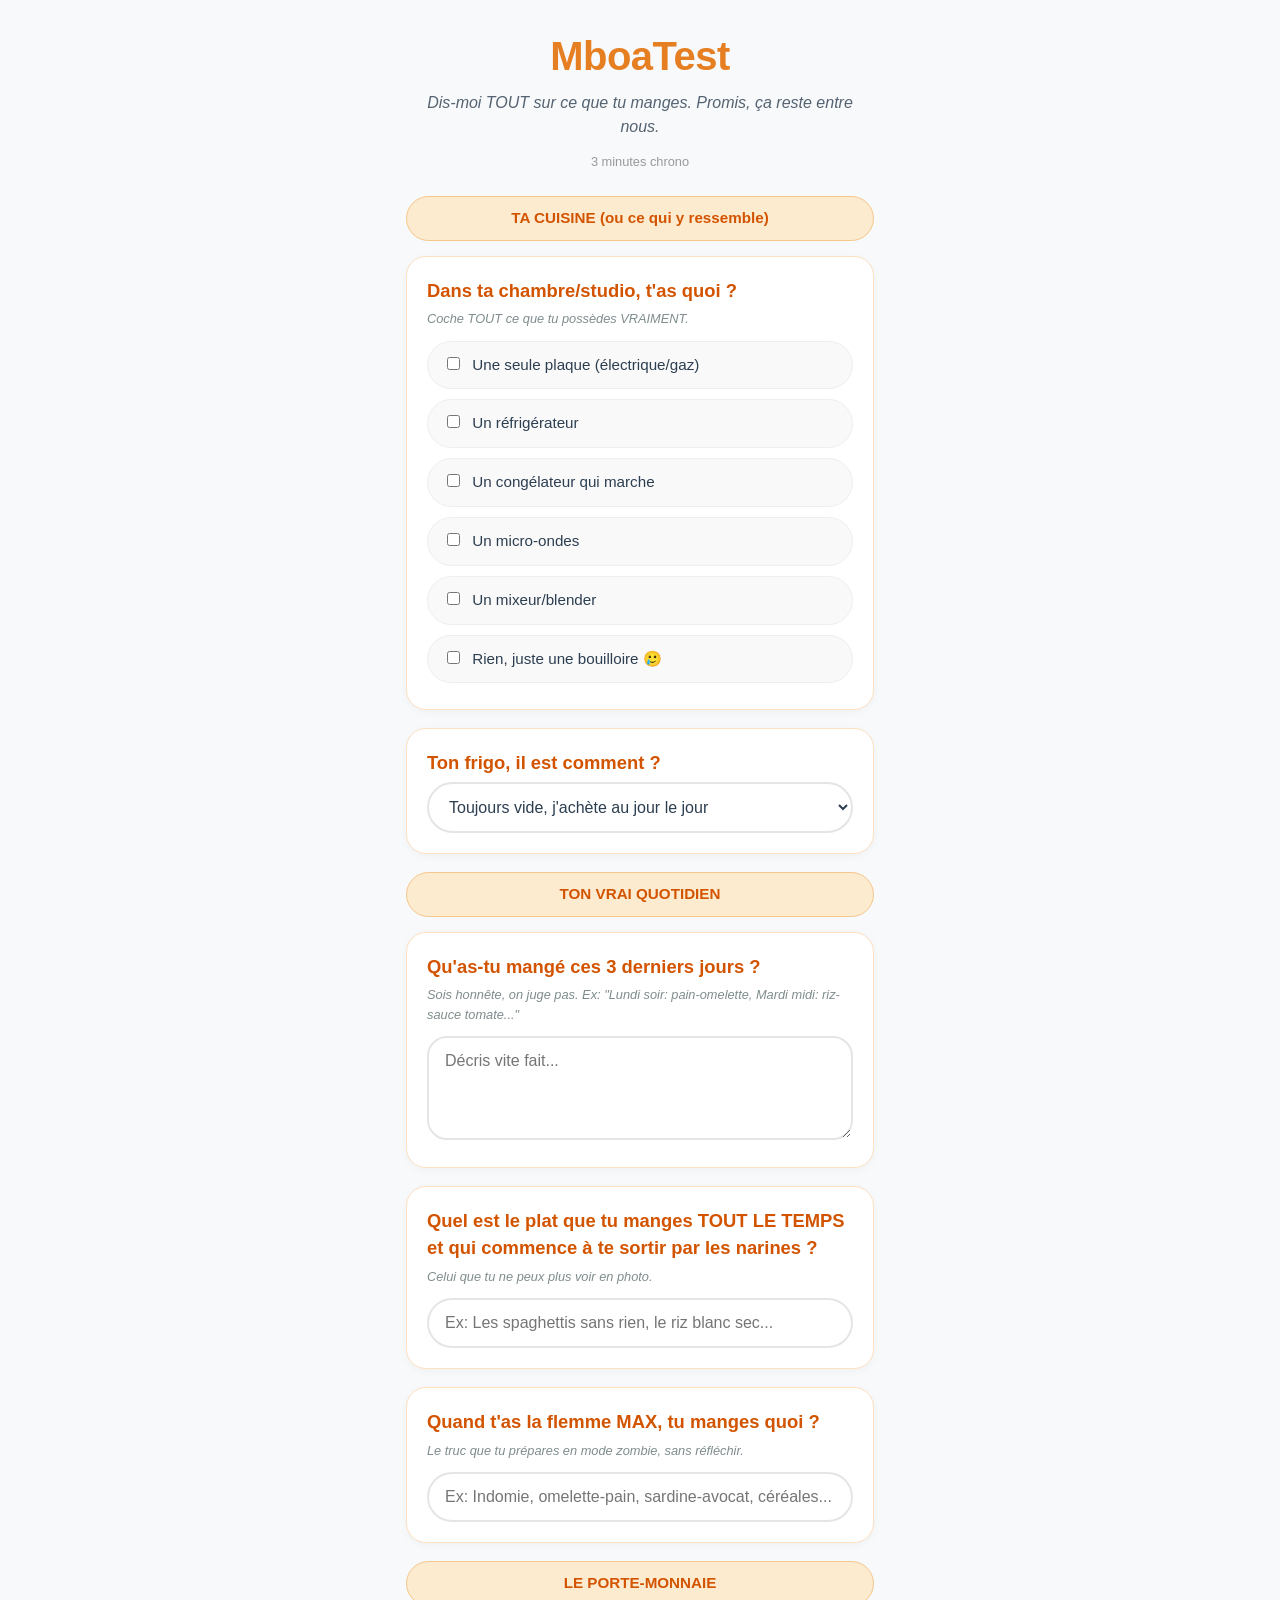
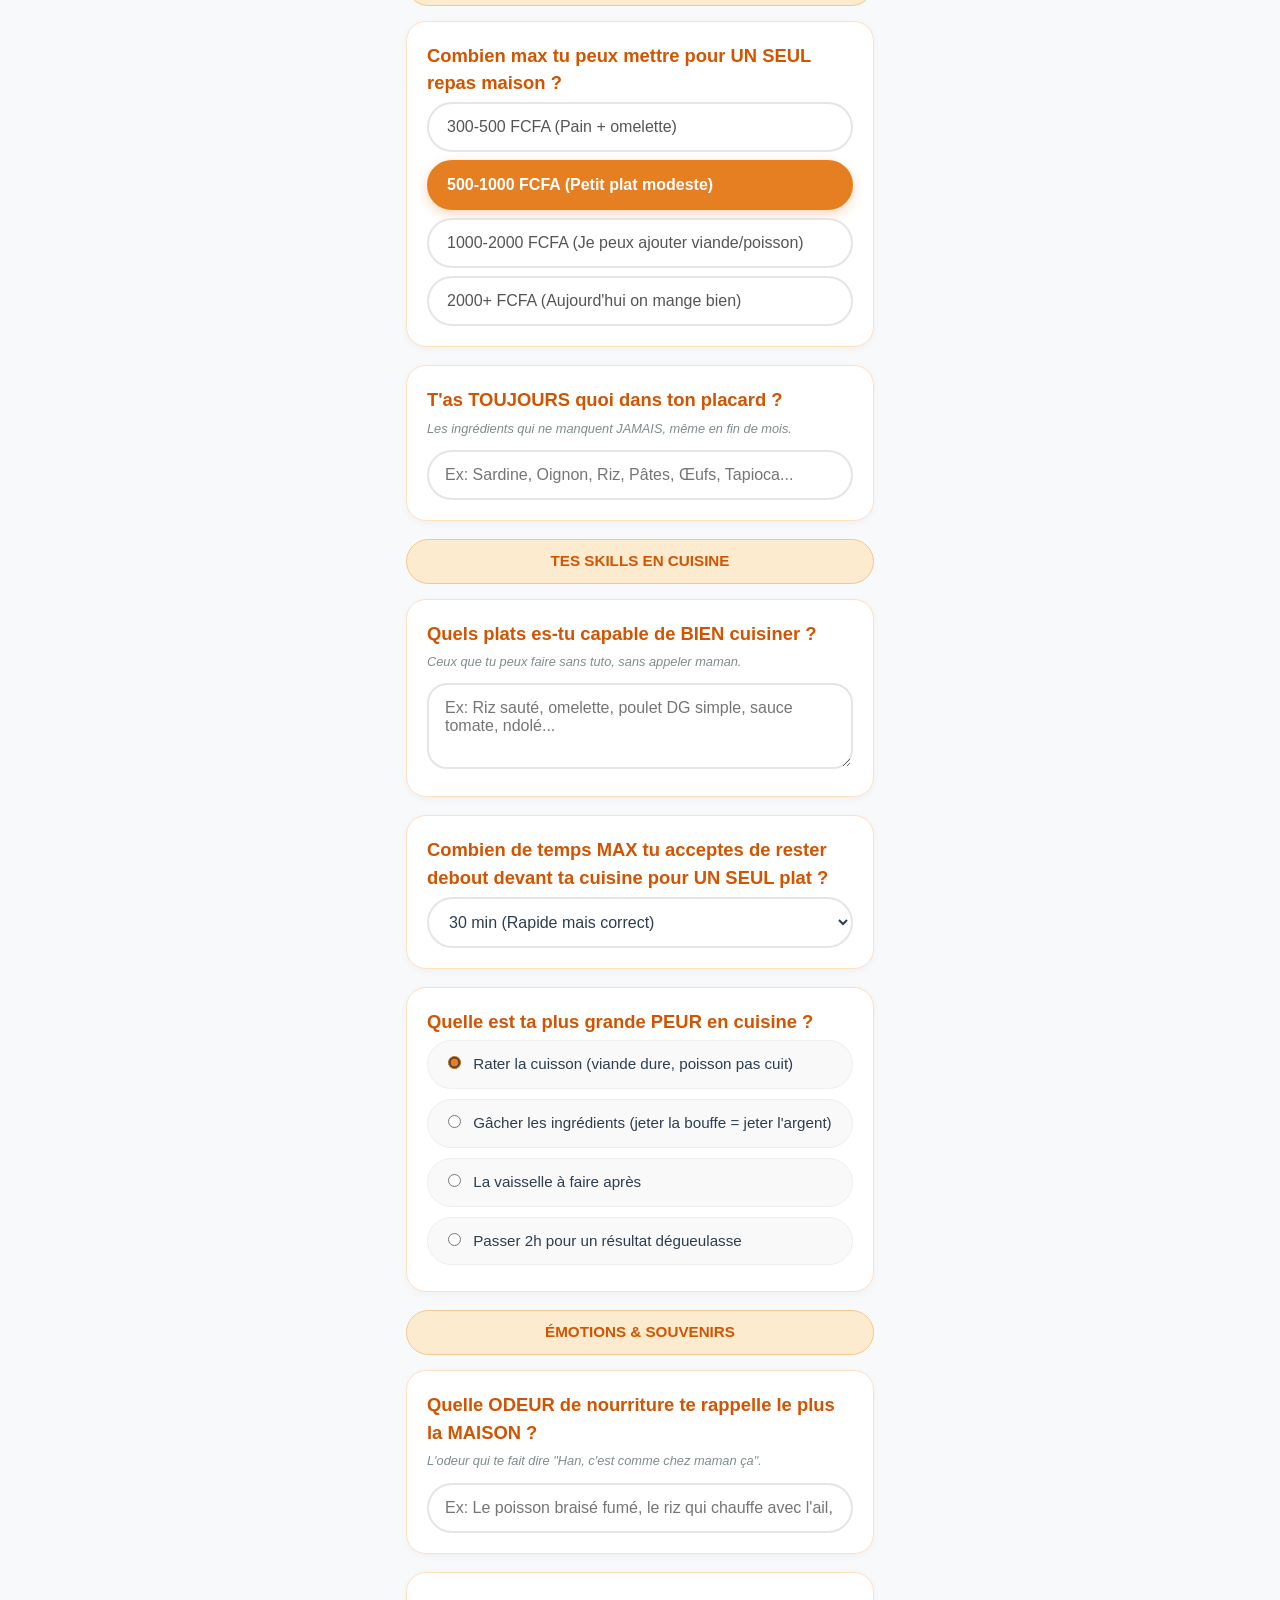
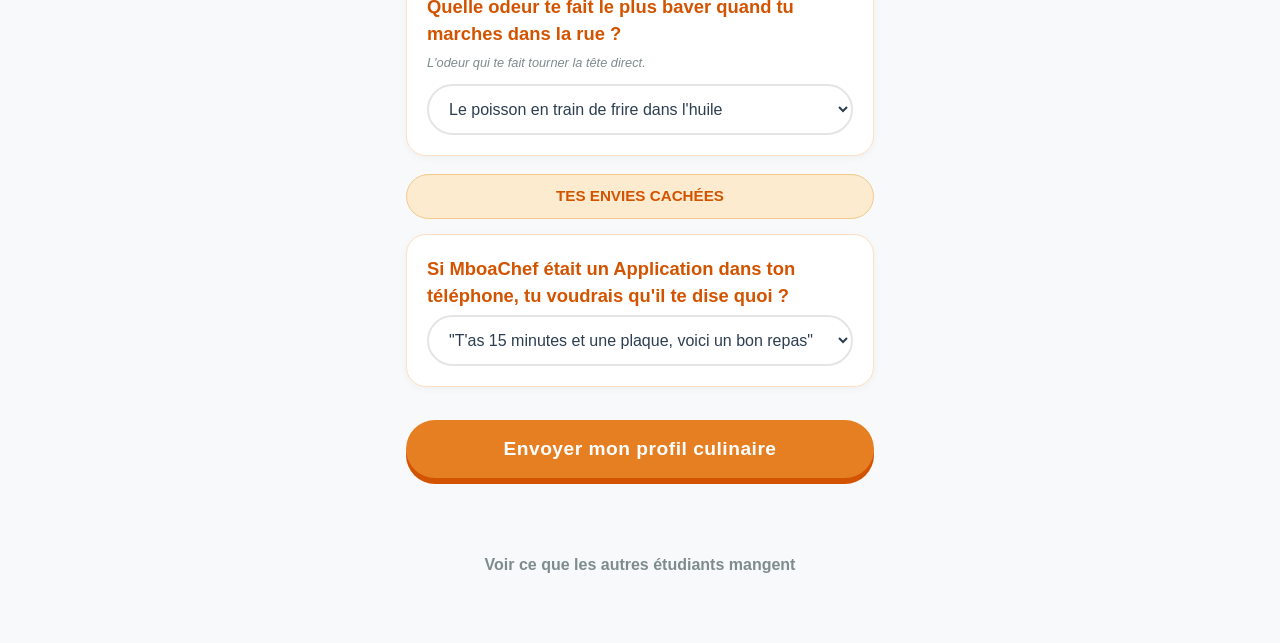
<file: index.html>
<!DOCTYPE html>
<html lang="fr">
<head>
    <meta charset="UTF-8">
    <meta name="viewport" content="width=device-width, initial-scale=1.0, maximum-scale=1.0, user-scalable=yes">
    <link rel="shortcut icon" href="https://tse3.mm.bing.net/th/id/OIP.uVaGIX01ECZDLyDYIcI10QAAAA?w=390&h=280&rs=1&pid=ImgDetMain&o=7&rm=3" type="image/x-icon">
    <title> MboaTest - Profil Culinaire Étudiant</title>
    <link rel="stylesheet" href="/Frontend/style.css">
</head>
<body>
    <div class="app-container">
        <header>
            <h1>MboaTest</h1>
            <p class="subtitle">Dis-moi TOUT sur ce que tu manges. Promis, ça reste entre nous.</p>
            <p style="font-size: 0.8rem; color: #999;">3 minutes chrono</p>
        </header>

        <form id="sondage-form">

            <!-- SECTION 1 : LOGISTIQUE -->
            <div class="section-title"> TA CUISINE (ou ce qui y ressemble)</div>

            <div class="card">
                <h2>Dans ta chambre/studio, t'as quoi ?</h2>
                <p class="question-hint">Coche TOUT ce que tu possèdes VRAIMENT.</p>
                <div class="checkbox-group" id="equipement-group">
                    <label class="btn-checkbox"><input type="checkbox" name="equipement" value="plaque_unique"> Une seule plaque (électrique/gaz)</label>
                    <label class="btn-checkbox"><input type="checkbox" name="equipement" value="frigo"> Un réfrigérateur</label>
                    <label class="btn-checkbox"><input type="checkbox" name="equipement" value="congelateur"> Un congélateur qui marche</label>
                    <label class="btn-checkbox"><input type="checkbox" name="equipement" value="micro_ondes"> Un micro-ondes</label>
                    <label class="btn-checkbox"><input type="checkbox" name="equipement" value="mixeur"> Un mixeur/blender</label>
                    <label class="btn-checkbox"><input type="checkbox" name="equipement" value="rien"> Rien, juste une bouilloire 🥲</label>
                </div>
            </div>

            <div class="card">
                <h2>Ton frigo, il est comment ?</h2>
                <select id="frigo-vide" class="select-big">
                    <option value="1">Toujours plein, je gère</option>
                    <option value="2">Vide à partir de Jeudi</option>
                    <option value="3" selected>Toujours vide, j'achète au jour le jour</option>
                    <option value="4">J'ai pas de frigo du tout</option>
                </select>
            </div>

            <!-- SECTION 2 : LE RÉEL -->
            <div class="section-title"> TON VRAI QUOTIDIEN</div>

            <div class="card">
                <h2>Qu'as-tu mangé ces 3 derniers jours ?</h2>
                <p class="question-hint">Sois honnête, on juge pas. Ex: "Lundi soir: pain-omelette, Mardi midi: riz-sauce tomate..."</p>
                <textarea id="repas-3-jours" class="text-input-big textarea-big" rows="4" placeholder="Décris vite fait..."></textarea>
            </div>

            <div class="card">
                <h2>Quel est le plat que tu manges TOUT LE TEMPS et qui commence à te sortir par les narines ?</h2>
                <p class="question-hint">Celui que tu ne peux plus voir en photo.</p>
                <input type="text" id="plat-saoulant" class="text-input-big" placeholder="Ex: Les spaghettis sans rien, le riz blanc sec...">
            </div>

            <div class="card">
                <h2>Quand t'as la flemme MAX, tu manges quoi ?</h2>
                <p class="question-hint">Le truc que tu prépares en mode zombie, sans réfléchir.</p>
                <input type="text" id="repas-flemme" class="text-input-big" placeholder="Ex: Indomie, omelette-pain, sardine-avocat, céréales...">
            </div>

            <!-- SECTION 3 : LE BUDGET -->
            <div class="section-title"> LE PORTE-MONNAIE</div>

            <div class="card">
                <h2>Combien max tu peux mettre pour UN SEUL repas maison ?</h2>
                <div class="btn-group-vertical" id="budget-group">
                    <button type="button" data-budget="500" class="btn-choice"> 300-500 FCFA (Pain + omelette)</button>
                    <button type="button" data-budget="1000" class="btn-choice active"> 500-1000 FCFA (Petit plat modeste)</button>
                    <button type="button" data-budget="2000" class="btn-choice"> 1000-2000 FCFA (Je peux ajouter viande/poisson)</button>
                    <button type="button" data-budget="3000" class="btn-choice"> 2000+ FCFA (Aujourd'hui on mange bien)</button>
                </div>
                <input type="hidden" id="budget-input" name="budget_max" value="1000">
            </div>

            <div class="card">
                <h2> T'as TOUJOURS quoi dans ton placard ?</h2>
                <p class="question-hint">Les ingrédients qui ne manquent JAMAIS, même en fin de mois.</p>
                <input type="text" id="ingredients-input" class="text-input-big" placeholder="Ex: Sardine, Oignon, Riz, Pâtes, Œufs, Tapioca...">
            </div>

            <!-- SECTION 4 : COMPÉTENCES -->
            <div class="section-title"> TES SKILLS EN CUISINE</div>

            <div class="card">
                <h2>Quels plats es-tu capable de BIEN cuisiner ?</h2>
                <p class="question-hint">Ceux que tu peux faire sans tuto, sans appeler maman.</p>
                <textarea id="plats-capable" class="text-input-big textarea-big" rows="3" placeholder="Ex: Riz sauté, omelette, poulet DG simple, sauce tomate, ndolé..."></textarea>
            </div>

            <div class="card">
                <h2>Combien de temps MAX tu acceptes de rester debout devant ta cuisine pour UN SEUL plat ?</h2>
                <select id="temps-max" class="select-big">
                    <option value="15">15 min (Instantané, j'ai faim là maintenant)</option>
                    <option value="30" selected>30 min (Rapide mais correct)</option>
                    <option value="60">1h (J'ai le temps ce week-end)</option>
                    <option value="120">Plus d'1h (Je veux impressionner quelqu'un)</option>
                </select>
            </div>

            <div class="card">
                <h2> Quelle est ta plus grande PEUR en cuisine ?</h2>
                <div class="radio-group">
                    <label class="btn-checkbox"><input type="radio" name="peur" value="rater_cuisson" checked> Rater la cuisson (viande dure, poisson pas cuit)</label>
                    <label class="btn-checkbox"><input type="radio" name="peur" value="gachis"> Gâcher les ingrédients (jeter la bouffe = jeter l'argent)</label>
                    <label class="btn-checkbox"><input type="radio" name="peur" value="vaisselle"> La vaisselle à faire après</label>
                    <label class="btn-checkbox"><input type="radio" name="peur" value="temps"> Passer 2h pour un résultat dégueulasse</label>
                </div>
            </div>

            <!-- SECTION 5 : SENSORIEL & NOSTALGIE -->
            <div class="section-title"> ÉMOTIONS & SOUVENIRS</div>

            <div class="card">
                <h2>Quelle ODEUR de nourriture te rappelle le plus la MAISON ?</h2>
                <p class="question-hint">L'odeur qui te fait dire "Han, c'est comme chez maman ça".</p>
                <input type="text" id="odeur-maison" class="text-input-big" placeholder="Ex: Le poisson braisé fumé, le riz qui chauffe avec l'ail, la sauce arachide qui mijote...">
            </div>

            <div class="card">
                <h2>Quelle odeur te fait le plus baver quand tu marches dans la rue ?</h2>
                <p class="question-hint">L'odeur qui te fait tourner la tête direct.</p>
                <select id="odeur-select" class="select-big">
                    <option value="friture_poisson">Le poisson en train de frire dans l'huile </option>
                    <option value="oignon_ail">L'oignon, l'ail, le gingembre qui sautent </option>
                    <option value="viande_braisee">La viande braisée/grillée </option>
                    <option value="sauce_arachide">La sauce arachide/pistache qui mijote </option>
                    <option value="beignets">Les beignets qui dorent </option>
                </select>
            </div>

            <!-- SECTION 6 : ASPIRATIONS -->
            <div class="section-title">TES ENVIES CACHÉES</div>

            <div class="card">
                <h2>Si MboaChef était un Application dans ton téléphone, tu voudrais qu'il te dise quoi ?</h2>
                <select id="genie-choix" class="select-big">
                    <option value="rapide">"T'as 15 minutes et une plaque, voici un bon repas"</option>
                    <option value="economique">"Ce mois-ci t'es fauché ? Voici quelques recettes simples"</option>
                    <option value="seduction">"Tu veux inviter quelqu'un ? Voici comment faire genre tu sais cuisiner"</option>
                    <option value="nostalgie">"Maman t'as envoyé du ndomba congelé ? Voilà comment pas gâcher ça"</option>
                </select>
            </div>

            <button type="submit" id="submit-btn" class="submit-btn">Envoyer mon profil culinaire</button>
            <div id="form-message" class="message"></div>
        </form>
        
        <div class="dashboard-link">
            <a href="./Frontend/dashboard.html">Voir ce que les autres étudiants mangent</a>
        </div>
    </div>
    <script src="./Frontend/script.js"></script>
</body>
</html>
</file>
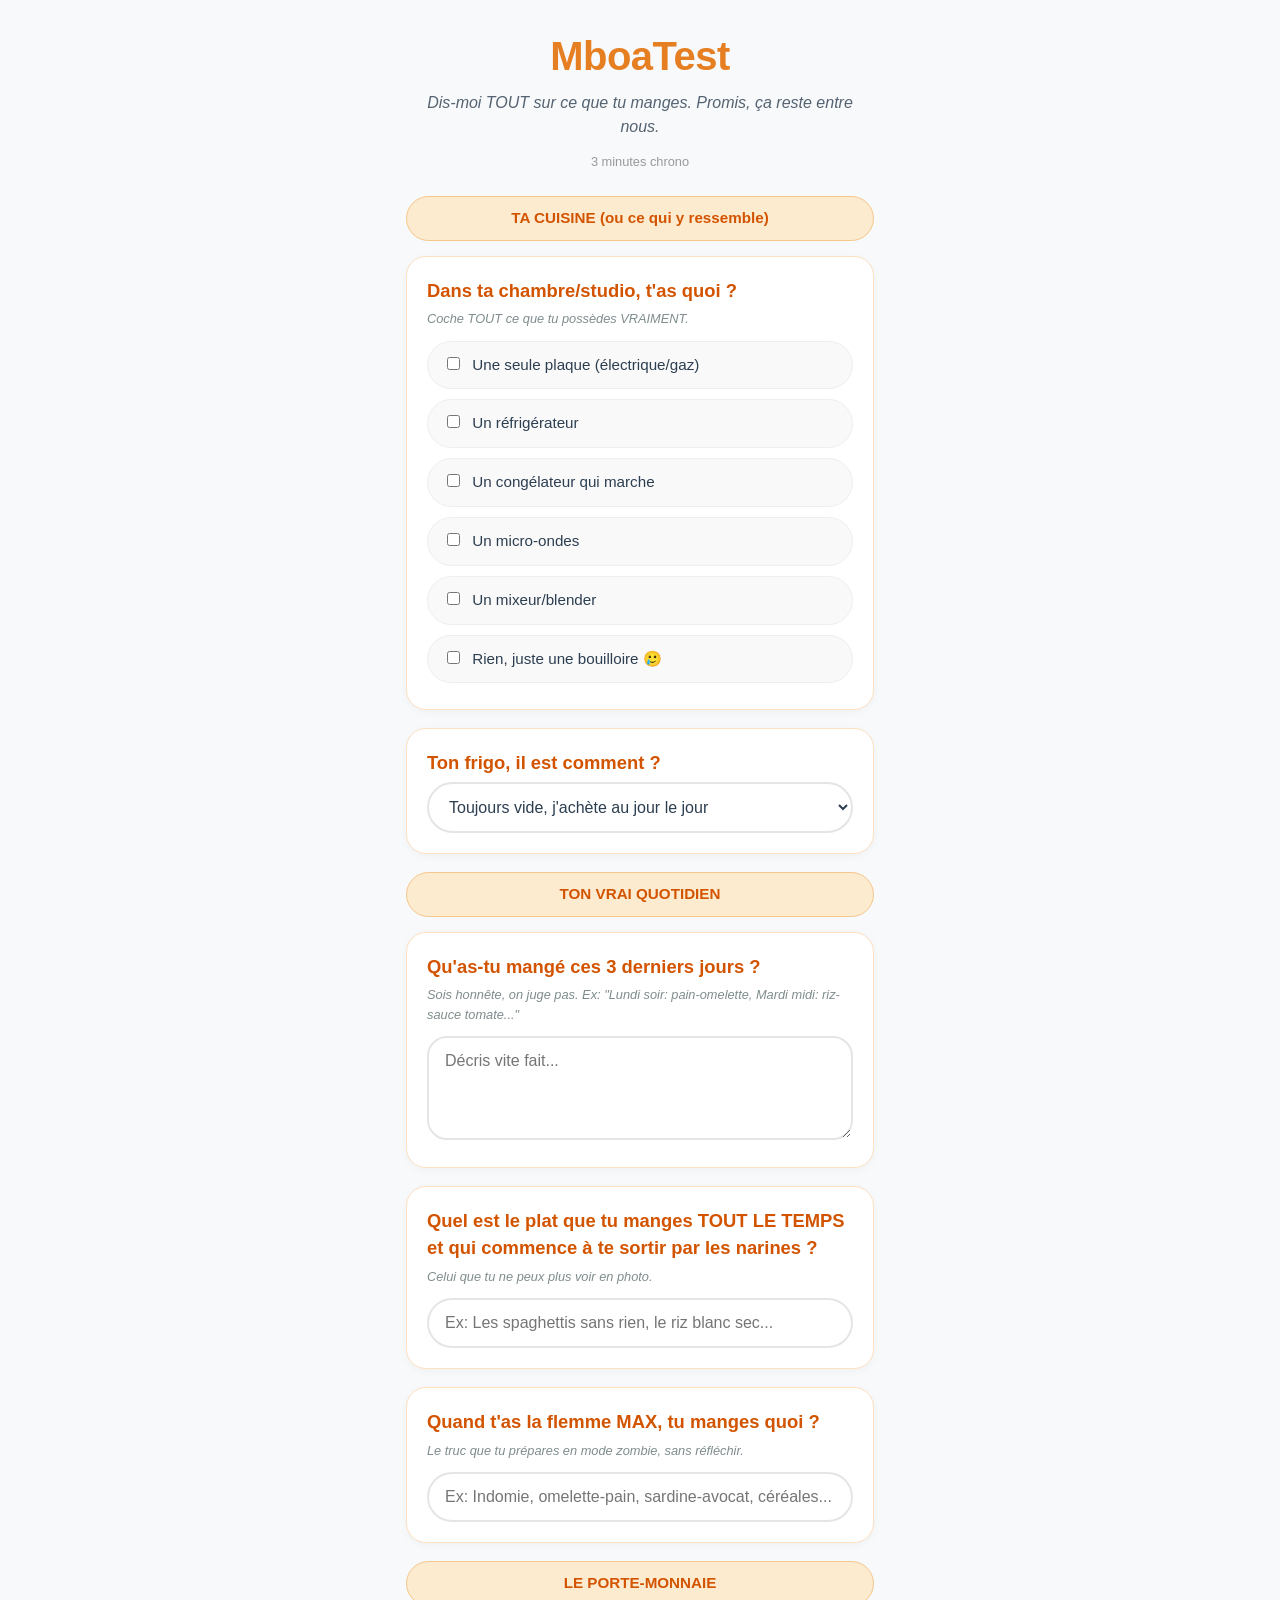
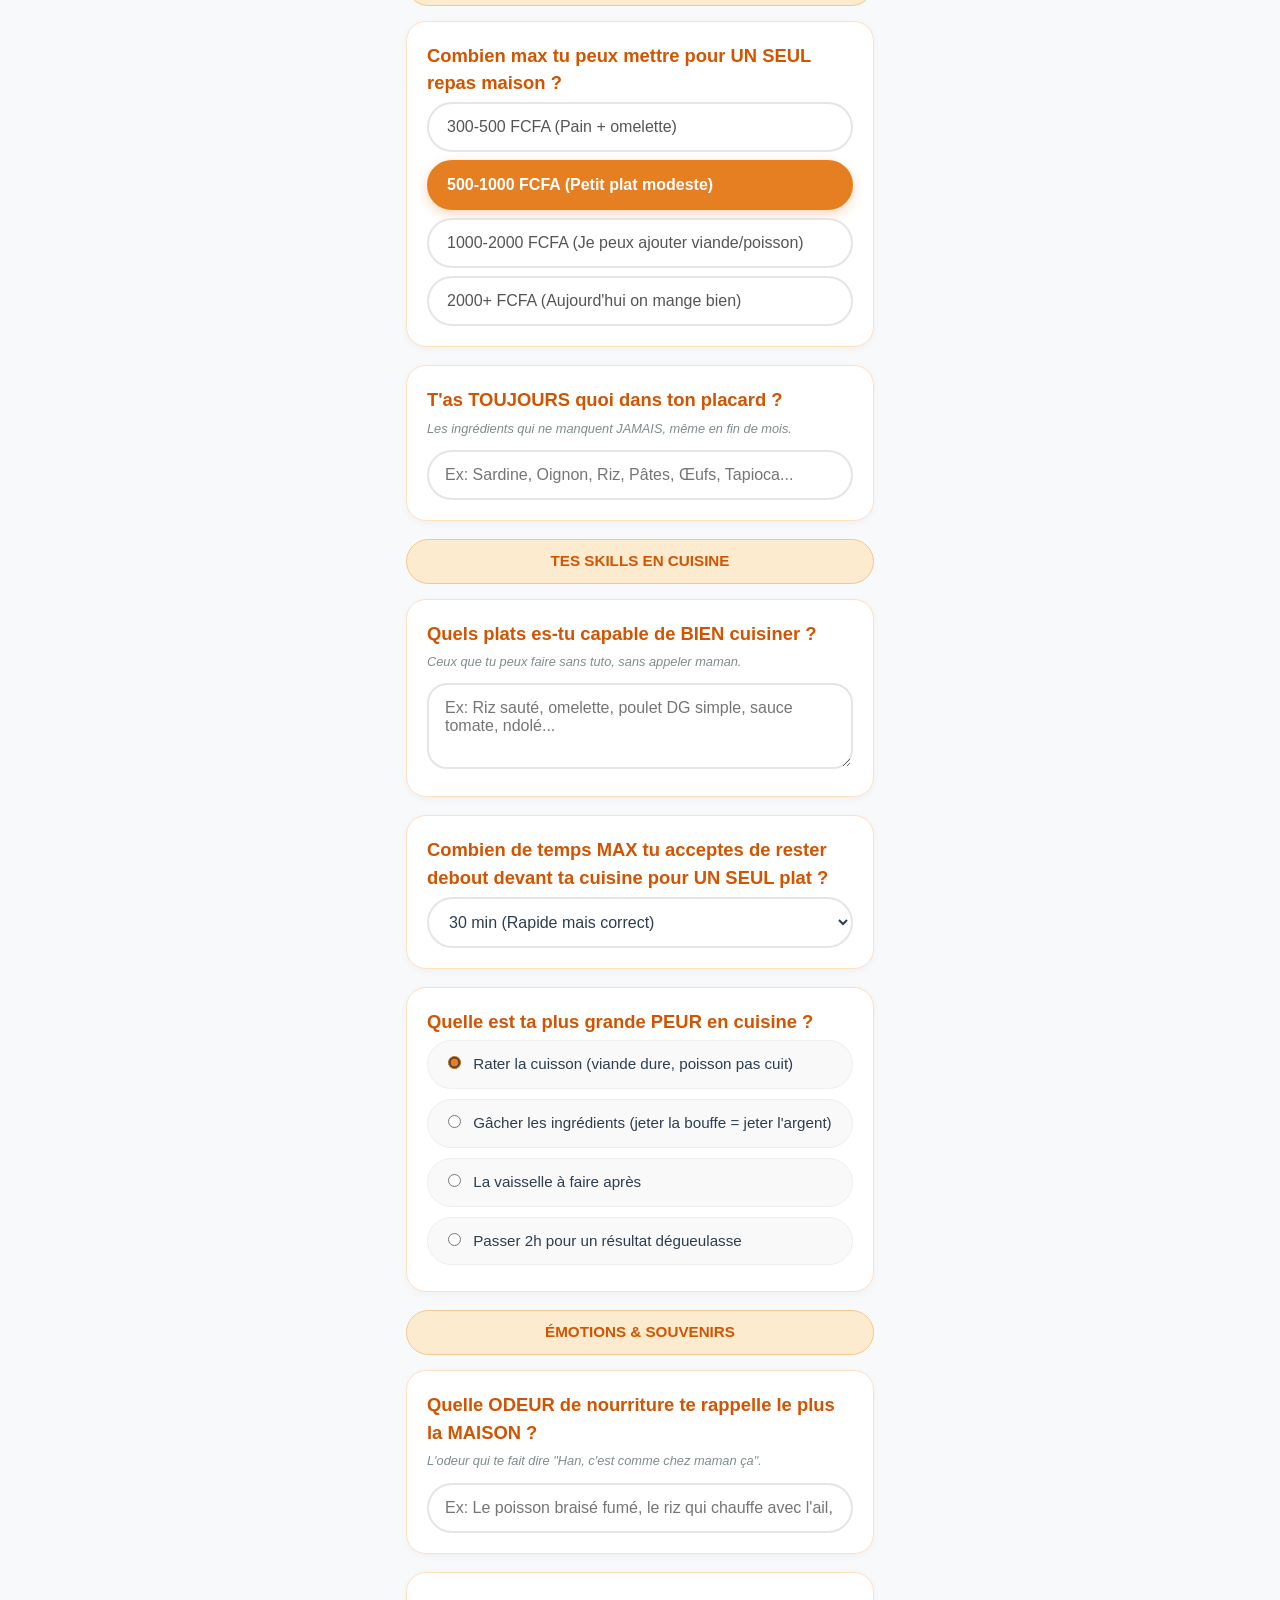
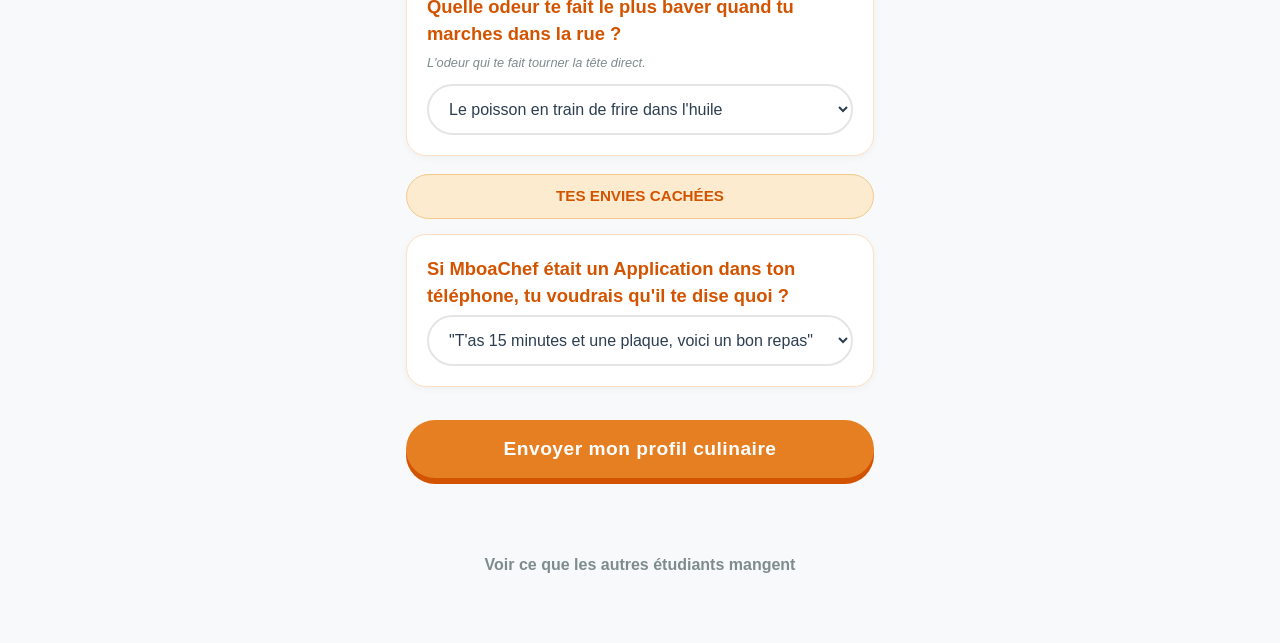
<file: Frontend/index.html>
<!DOCTYPE html>
<html lang="fr">
<head>
    <meta charset="UTF-8">
    <meta name="viewport" content="width=device-width, initial-scale=1.0, maximum-scale=1.0, user-scalable=yes">
    <link rel="shortcut icon" href="https://tse3.mm.bing.net/th/id/OIP.uVaGIX01ECZDLyDYIcI10QAAAA?w=390&h=280&rs=1&pid=ImgDetMain&o=7&rm=3" type="image/x-icon">
    <title> MboaTest - Profil Culinaire Étudiant</title>
    <link rel="stylesheet" href="style.css">
</head>
<body>
    <div class="app-container">
        <header>
            <h1>MboaTest</h1>
            <p class="subtitle">Dis-moi TOUT sur ce que tu manges. Promis, ça reste entre nous.</p>
            <p style="font-size: 0.8rem; color: #999;">3 minutes chrono</p>
        </header>

        <form id="sondage-form">

            <!-- SECTION 1 : LOGISTIQUE -->
            <div class="section-title"> TA CUISINE (ou ce qui y ressemble)</div>

            <div class="card">
                <h2>Dans ta chambre/studio, t'as quoi ?</h2>
                <p class="question-hint">Coche TOUT ce que tu possèdes VRAIMENT.</p>
                <div class="checkbox-group" id="equipement-group">
                    <label class="btn-checkbox"><input type="checkbox" name="equipement" value="plaque_unique"> Une seule plaque (électrique/gaz)</label>
                    <label class="btn-checkbox"><input type="checkbox" name="equipement" value="frigo"> Un réfrigérateur</label>
                    <label class="btn-checkbox"><input type="checkbox" name="equipement" value="congelateur"> Un congélateur qui marche</label>
                    <label class="btn-checkbox"><input type="checkbox" name="equipement" value="micro_ondes"> Un micro-ondes</label>
                    <label class="btn-checkbox"><input type="checkbox" name="equipement" value="mixeur"> Un mixeur/blender</label>
                    <label class="btn-checkbox"><input type="checkbox" name="equipement" value="rien"> Rien, juste une bouilloire 🥲</label>
                </div>
            </div>

            <div class="card">
                <h2>Ton frigo, il est comment ?</h2>
                <select id="frigo-vide" class="select-big">
                    <option value="1">Toujours plein, je gère</option>
                    <option value="2">Vide à partir de Jeudi</option>
                    <option value="3" selected>Toujours vide, j'achète au jour le jour</option>
                    <option value="4">J'ai pas de frigo du tout</option>
                </select>
            </div>

            <!-- SECTION 2 : LE RÉEL -->
            <div class="section-title"> TON VRAI QUOTIDIEN</div>

            <div class="card">
                <h2>Qu'as-tu mangé ces 3 derniers jours ?</h2>
                <p class="question-hint">Sois honnête, on juge pas. Ex: "Lundi soir: pain-omelette, Mardi midi: riz-sauce tomate..."</p>
                <textarea id="repas-3-jours" class="text-input-big textarea-big" rows="4" placeholder="Décris vite fait..."></textarea>
            </div>

            <div class="card">
                <h2>Quel est le plat que tu manges TOUT LE TEMPS et qui commence à te sortir par les narines ?</h2>
                <p class="question-hint">Celui que tu ne peux plus voir en photo.</p>
                <input type="text" id="plat-saoulant" class="text-input-big" placeholder="Ex: Les spaghettis sans rien, le riz blanc sec...">
            </div>

            <div class="card">
                <h2>Quand t'as la flemme MAX, tu manges quoi ?</h2>
                <p class="question-hint">Le truc que tu prépares en mode zombie, sans réfléchir.</p>
                <input type="text" id="repas-flemme" class="text-input-big" placeholder="Ex: Indomie, omelette-pain, sardine-avocat, céréales...">
            </div>

            <!-- SECTION 3 : LE BUDGET -->
            <div class="section-title"> LE PORTE-MONNAIE</div>

            <div class="card">
                <h2>Combien max tu peux mettre pour UN SEUL repas maison ?</h2>
                <div class="btn-group-vertical" id="budget-group">
                    <button type="button" data-budget="500" class="btn-choice"> 300-500 FCFA (Pain + omelette)</button>
                    <button type="button" data-budget="1000" class="btn-choice active"> 500-1000 FCFA (Petit plat modeste)</button>
                    <button type="button" data-budget="2000" class="btn-choice"> 1000-2000 FCFA (Je peux ajouter viande/poisson)</button>
                    <button type="button" data-budget="3000" class="btn-choice"> 2000+ FCFA (Aujourd'hui on mange bien)</button>
                </div>
                <input type="hidden" id="budget-input" name="budget_max" value="1000">
            </div>

            <div class="card">
                <h2> T'as TOUJOURS quoi dans ton placard ?</h2>
                <p class="question-hint">Les ingrédients qui ne manquent JAMAIS, même en fin de mois.</p>
                <input type="text" id="ingredients-input" class="text-input-big" placeholder="Ex: Sardine, Oignon, Riz, Pâtes, Œufs, Tapioca...">
            </div>

            <!-- SECTION 4 : COMPÉTENCES -->
            <div class="section-title"> TES SKILLS EN CUISINE</div>

            <div class="card">
                <h2>Quels plats es-tu capable de BIEN cuisiner ?</h2>
                <p class="question-hint">Ceux que tu peux faire sans tuto, sans appeler maman.</p>
                <textarea id="plats-capable" class="text-input-big textarea-big" rows="3" placeholder="Ex: Riz sauté, omelette, poulet DG simple, sauce tomate, ndolé..."></textarea>
            </div>

            <div class="card">
                <h2>Combien de temps MAX tu acceptes de rester debout devant ta cuisine pour UN SEUL plat ?</h2>
                <select id="temps-max" class="select-big">
                    <option value="15">15 min (Instantané, j'ai faim là maintenant)</option>
                    <option value="30" selected>30 min (Rapide mais correct)</option>
                    <option value="60">1h (J'ai le temps ce week-end)</option>
                    <option value="120">Plus d'1h (Je veux impressionner quelqu'un)</option>
                </select>
            </div>

            <div class="card">
                <h2> Quelle est ta plus grande PEUR en cuisine ?</h2>
                <div class="radio-group">
                    <label class="btn-checkbox"><input type="radio" name="peur" value="rater_cuisson" checked> Rater la cuisson (viande dure, poisson pas cuit)</label>
                    <label class="btn-checkbox"><input type="radio" name="peur" value="gachis"> Gâcher les ingrédients (jeter la bouffe = jeter l'argent)</label>
                    <label class="btn-checkbox"><input type="radio" name="peur" value="vaisselle"> La vaisselle à faire après</label>
                    <label class="btn-checkbox"><input type="radio" name="peur" value="temps"> Passer 2h pour un résultat dégueulasse</label>
                </div>
            </div>

            <!-- SECTION 5 : SENSORIEL & NOSTALGIE -->
            <div class="section-title"> ÉMOTIONS & SOUVENIRS</div>

            <div class="card">
                <h2>Quelle ODEUR de nourriture te rappelle le plus la MAISON ?</h2>
                <p class="question-hint">L'odeur qui te fait dire "Han, c'est comme chez maman ça".</p>
                <input type="text" id="odeur-maison" class="text-input-big" placeholder="Ex: Le poisson braisé fumé, le riz qui chauffe avec l'ail, la sauce arachide qui mijote...">
            </div>

            <div class="card">
                <h2>Quelle odeur te fait le plus baver quand tu marches dans la rue ?</h2>
                <p class="question-hint">L'odeur qui te fait tourner la tête direct.</p>
                <select id="odeur-select" class="select-big">
                    <option value="friture_poisson">Le poisson en train de frire dans l'huile </option>
                    <option value="oignon_ail">L'oignon, l'ail, le gingembre qui sautent </option>
                    <option value="viande_braisee">La viande braisée/grillée </option>
                    <option value="sauce_arachide">La sauce arachide/pistache qui mijote </option>
                    <option value="beignets">Les beignets qui dorent </option>
                </select>
            </div>

            <!-- SECTION 6 : ASPIRATIONS -->
            <div class="section-title">TES ENVIES CACHÉES</div>

            <div class="card">
                <h2>Si MboaChef était un Application dans ton téléphone, tu voudrais qu'il te dise quoi ?</h2>
                <select id="genie-choix" class="select-big">
                    <option value="rapide">"T'as 15 minutes et une plaque, voici un bon repas"</option>
                    <option value="economique">"Ce mois-ci t'es fauché ? Voici quelques recettes simples"</option>
                    <option value="seduction">"Tu veux inviter quelqu'un ? Voici comment faire genre tu sais cuisiner"</option>
                    <option value="nostalgie">"Maman t'as envoyé du ndomba congelé ? Voilà comment pas gâcher ça"</option>
                </select>
            </div>

            <button type="submit" id="submit-btn" class="submit-btn">Envoyer mon profil culinaire</button>
            <div id="form-message" class="message"></div>
        </form>
        
        <div class="dashboard-link">
            <a href="./dashboard.html">Voir ce que les autres étudiants mangent</a>
        </div>
    </div>
    <script src="script.js"></script>
</body>
</html>
</file>
<file: Frontend/style.css>
:root {
    --primary: #E67E22;
    --primary-dark: #D35400;
    --bg: #FFF8F0;
    --card-bg: #FFFFFF;
    --text: #2C3E50;
    --text-light: #7F8C8D;
    --border-radius: 20px;
    --section-bg: #FDEBD0;
}

* {
    box-sizing: border-box;
}

body {
    margin: 0;
    padding: 0;
    background-color: var(--bg);
    font-family: 'Segoe UI', Arial, sans-serif;
    color: var(--text);
    line-height: 1.5;
}

.app-container {
    max-width: 500px;
    margin: 0 auto;
    padding: 16px;
}

/* Header */
header {
    text-align: center;
    margin-bottom: 25px;
    padding-top: 10px;
}

h1 {
    margin: 0;
    color: var(--primary);
    font-size: 2.5rem;
    letter-spacing: -0.5px;
}

.subtitle {
    margin: 5px 0 0;
    opacity: 0.8;
    font-style: italic;
    font-size: 1rem;
}

/* Sections */
.section-title {
    background: var(--section-bg);
    color: var(--primary-dark);
    padding: 10px 20px;
    border-radius: 50px;
    font-weight: bold;
    font-size: 0.95rem;
    margin-bottom: 15px;
    text-align: center;
    border: 1px solid #F5C78A;
}

/* Cards */
.card {
    background: var(--card-bg);
    border-radius: var(--border-radius);
    padding: 20px;
    margin-bottom: 18px;
    box-shadow: 0 2px 8px rgba(0,0,0,0.04);
    border: 1px solid #FFE0C0;
    transition: box-shadow 0.2s;
}

.card:hover {
    box-shadow: 0 4px 16px rgba(0,0,0,0.08);
}

h2 {
    margin: 0 0 5px 0;
    font-size: 1.15rem;
    color: var(--primary-dark);
    font-weight: 700;
}

.question-hint {
    margin: 0 0 12px 0;
    font-size: 0.8rem;
    color: var(--text-light);
    font-style: italic;
}

/* Boutons Budget */
.btn-group-vertical {
    display: flex;
    flex-direction: column;
    gap: 8px;
}

.btn-choice {
    background: white;
    border: 2px solid #E5E5E5;
    border-radius: 50px;
    padding: 14px 18px;
    font-size: 1rem;
    text-align: left;
    cursor: pointer;
    transition: all 0.2s ease;
    color: #555;
}

.btn-choice:hover {
    border-color: var(--primary);
    background: #FFF5EB;
}

.btn-choice.active {
    background: var(--primary);
    border-color: var(--primary);
    color: white;
    font-weight: bold;
    box-shadow: 0 4px 12px rgba(230, 126, 34, 0.3);
}

/* Checkboxes & Radios */
.btn-checkbox {
    display: block;
    padding: 12px 15px;
    background: #F9F9F9;
    border-radius: 40px;
    margin-bottom: 6px;
    border: 1px solid #EEE;
    cursor: pointer;
    transition: background 0.2s;
    font-size: 0.95rem;
}

.btn-checkbox:hover {
    background: #FFF5EB;
}

.btn-checkbox input {
    margin-right: 8px;
    accent-color: var(--primary);
}

.checkbox-group, .radio-group {
    display: flex;
    flex-direction: column;
    gap: 4px;
}

/* Inputs & Selects */
.select-big, .text-input-big {
    width: 100%;
    padding: 14px 16px;
    border-radius: 50px;
    border: 2px solid #E5E5E5;
    font-size: 1rem;
    background: white;
    font-family: inherit;
    color: var(--text);
    transition: border-color 0.2s;
}

.select-big:focus, .text-input-big:focus {
    outline: none;
    border-color: var(--primary);
}

.textarea-big {
    border-radius: 20px !important;
    resize: vertical;
    font-family: inherit;
}

/* Submit */
.submit-btn {
    background: var(--primary);
    color: white;
    border: none;
    width: 100%;
    padding: 18px;
    border-radius: 60px;
    font-size: 1.2rem;
    font-weight: bold;
    box-shadow: 0 6px 0 var(--primary-dark);
    cursor: pointer;
    transition: all 0.1s ease;
    margin-top: 15px;
    letter-spacing: 0.5px;
}

.submit-btn:active {
    transform: translateY(4px);
    box-shadow: 0 2px 0 var(--primary-dark);
}

.submit-btn:disabled {
    opacity: 0.6;
    transform: none;
    box-shadow: 0 6px 0 var(--primary-dark);
    cursor: not-allowed;
}

/* Messages */
.message {
    margin-top: 20px;
    text-align: center;
    font-weight: bold;
    font-size: 1.1rem;
    min-height: 30px;
}

/* Dashboard Link */
.dashboard-link {
    text-align: center;
    margin: 15px 0 40px;
}

.dashboard-link a {
    color: var(--text-light);
    text-decoration: none;
    font-weight: 600;
    padding: 10px 20px;
    border-radius: 50px;
    transition: all 0.2s;
    display: inline-block;
}

.dashboard-link a:hover {
    background: #FFE0C0;
    color: var(--primary-dark);
}

/* Responsive */
@media (max-width: 400px) {
    h1 { font-size: 2rem; }
    .card { padding: 15px; }
    .btn-choice { padding: 12px 14px; font-size: 0.9rem; }
}




/* dashboard */

body {
     background: #F8F9FA;
     }
.dashboard-title {
            background: linear-gradient(135deg, #E67E22, #D35400);
            color: white;
            padding: 30px 20px;
            border-radius: 0 0 30px 30px;
            margin: -16px -16px 20px -16px; 
            text-align: center;
        }

.dashboard-title h1 { 
    color: white;
    margin: 0; 
    font-size: 2.2rem; 
}
.kpi-container { 
    display: grid; 
    grid-template-columns: 1fr 1fr; 
    gap: 15px; margin-bottom: 20px; 
}

.kpi-card { 
    background: white; 
    border-radius: 20px; 
    padding: 20px; 
    text-align: center; 
    box-shadow: 0 2px 8px rgba(0,0,0,0.04); 
}

.kpi-number { font-size: 2.8rem; font-weight: bold; color: #E67E22; }
.kpi-label { color: #7F8C8D; }
.chart-card { background: white; border-radius: 20px; padding: 20px; margin-bottom: 20px; box-shadow: 0 2px 8px rgba(0,0,0,0.04); }
.chart-title { font-size: 1.2rem; font-weight: bold; margin-bottom: 15px; color: #2C3E50; }
.chart-container { position: relative; height: 280px; width: 100%; }
.insight-box { background: #FFF3E0; border-left: 5px solid #E67E22; padding: 18px; margin: 20px 0; border-radius: 10px; font-size: 0.95rem; }
.grid-2-charts { display: grid; grid-template-columns: 1fr 1fr; gap: 15px; }
.mots-box { background: white; border-radius: 20px; padding: 20px; margin-bottom: 20px; }
.mot-tag { display: inline-block; background: #FFF3E0; color: #D35400; padding: 6px 14px; border-radius: 50px; margin: 4px; font-size: 0.85rem; }
.retour-link { text-align: center; margin: 30px 0; }
.retour-link a { 
    background: #E67E22; 
    color: white; 
    padding: 15px 30px; 
    border-radius: 50px; 
    text-decoration: none; 
    font-weight: bold; 
}

@media (max-width: 600px) { 
            .grid-2-charts { grid-template-columns: 1fr; } 
            .chart-container { height: 220px; }
        }
</file>
